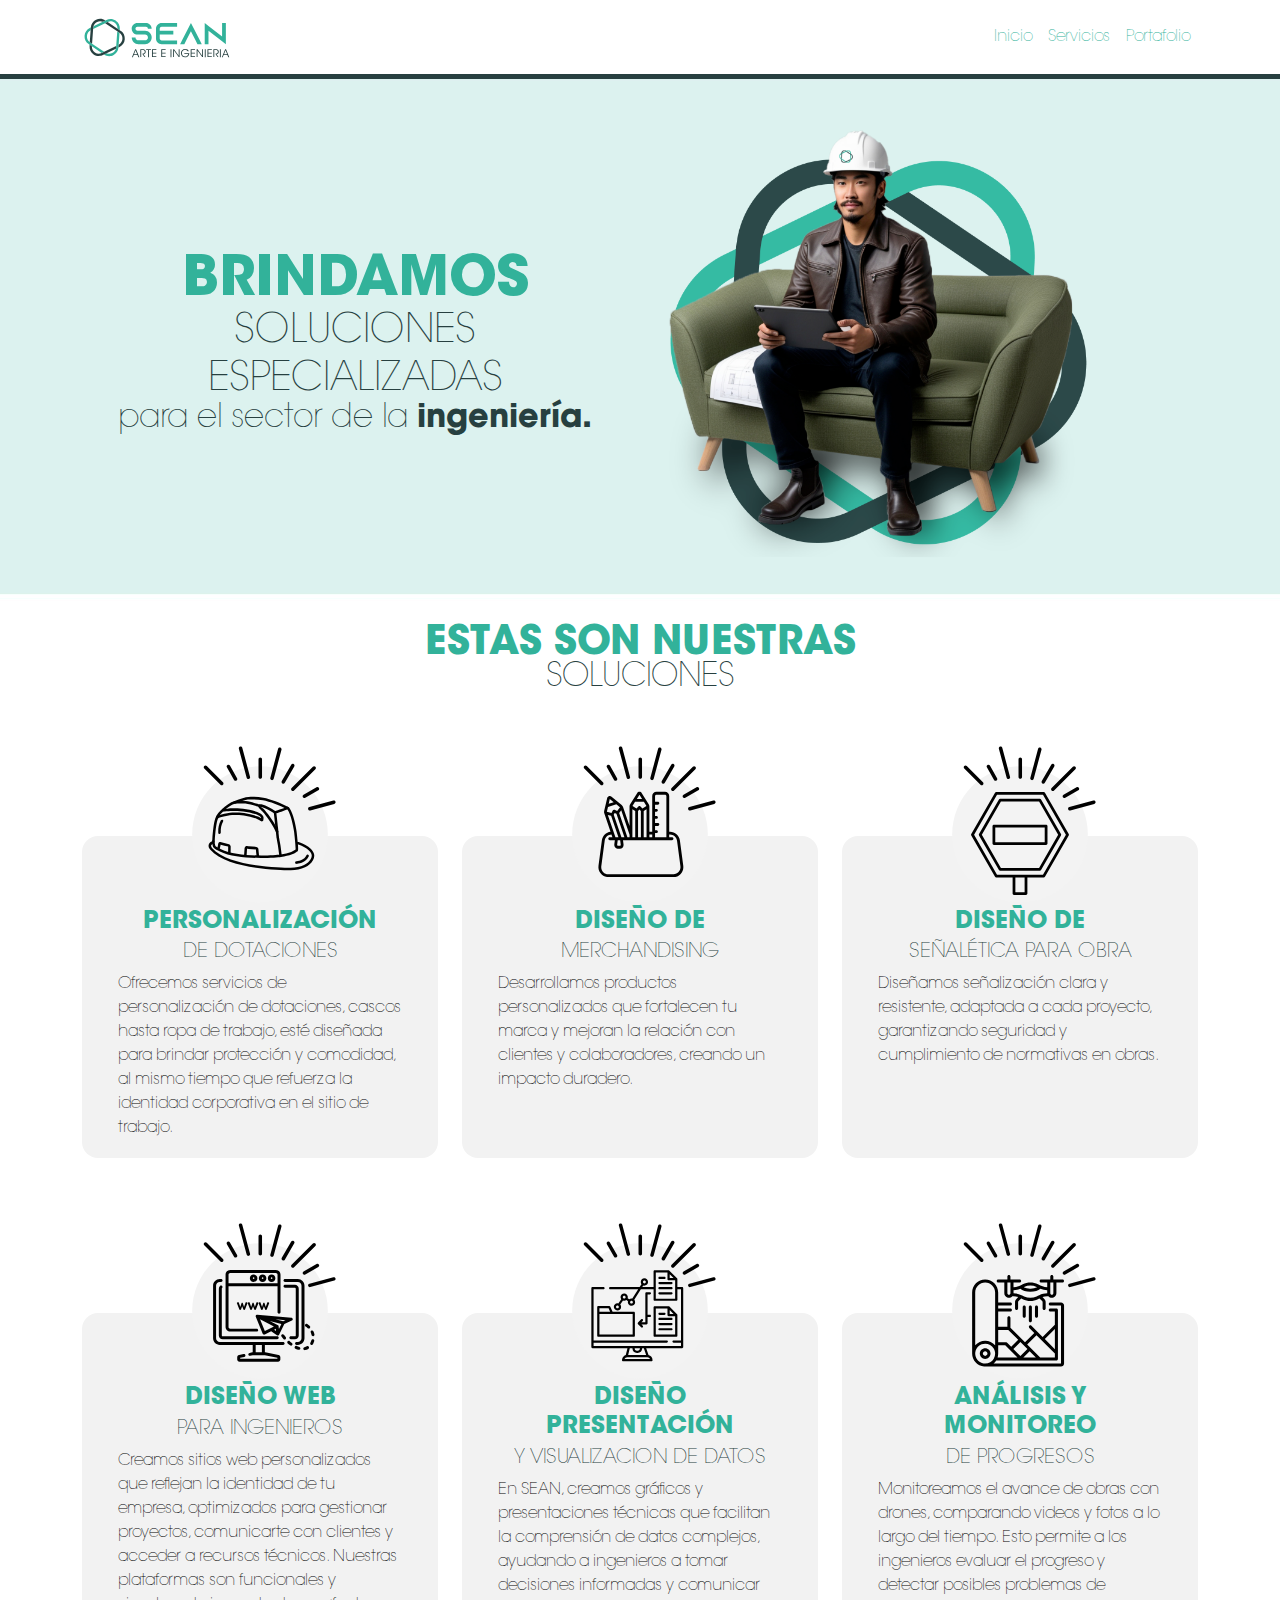
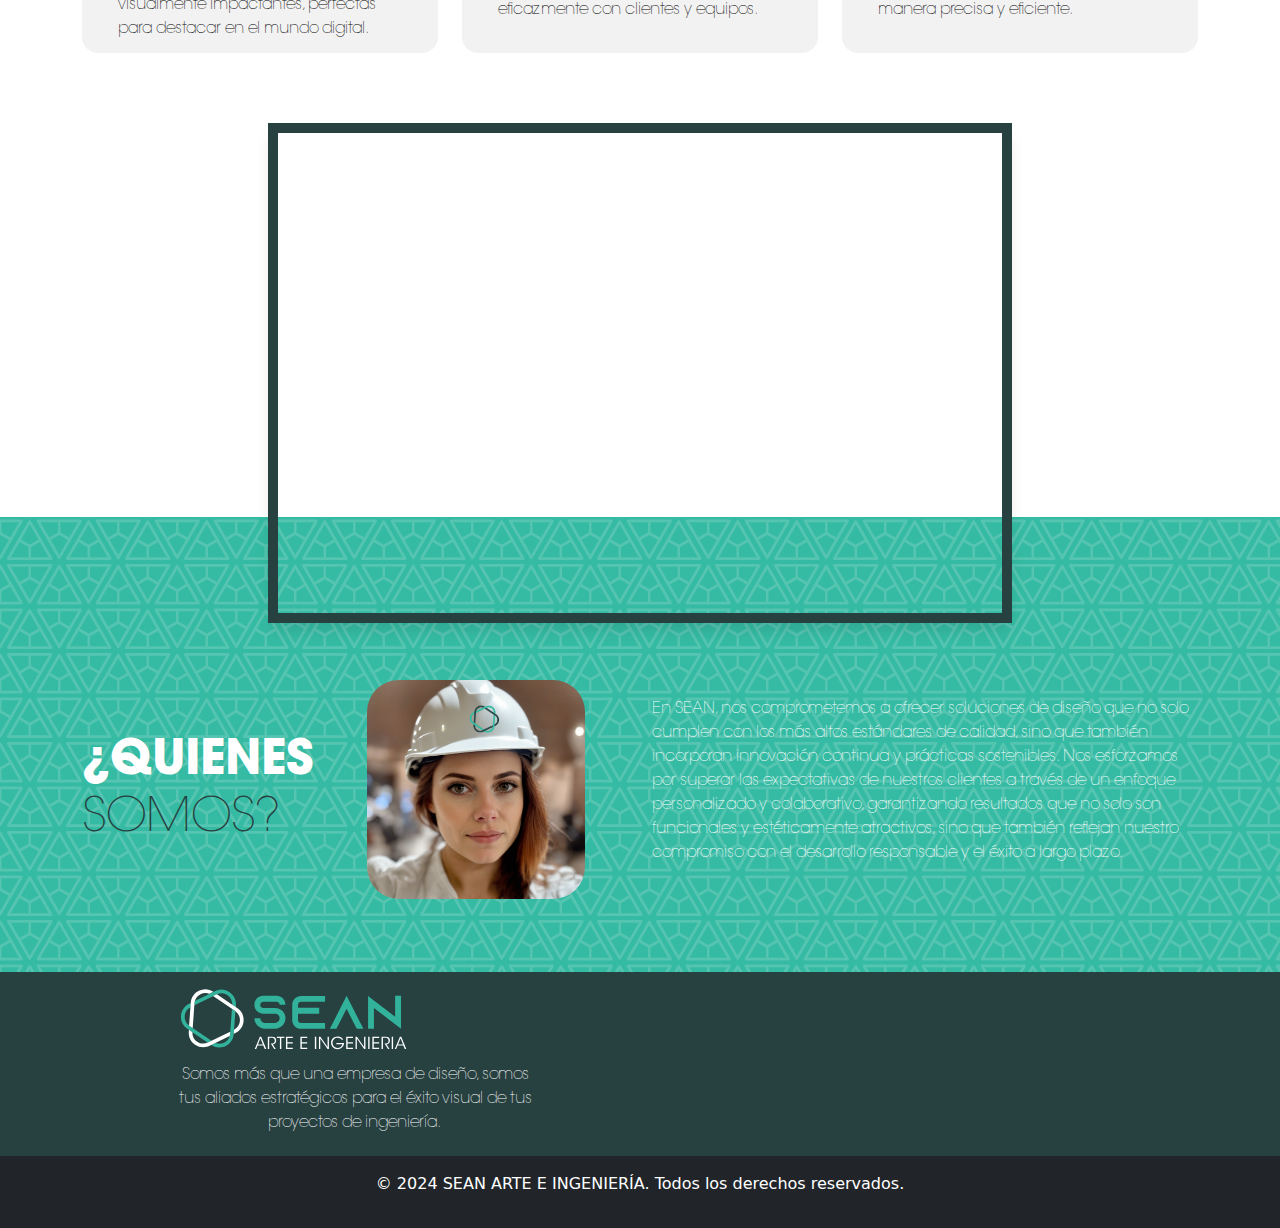
<file: Index.html>
<!DOCTYPE html>
<html lang="es">
<head>
    <meta charset="UTF-8">
    <meta name="viewport" content="width=device-width, initial-scale=1.0">
    <title>SEAN</title>
    <!-- Enlace al CSS de Bootstrap 5 -->
    <link href="https://cdn.jsdelivr.net/npm/bootstrap@5.3.0/dist/css/bootstrap.min.css" rel="stylesheet">
    <!-- Opcional: Añade tus estilos personalizados aquí -->
    <link href="css/estilos.css" rel="stylesheet">
</head>
<body>
    <!-- Navbar con estilo Simplehead -->
    <nav class="navbar navbar-expand-lg navbar-dark bg-color-nav">
        <div class="container">
            <a class="navbar-brand" href="#">
                <img src="img/Logo.svg" alt="Logo"  class="brand-sean d-inline-block align-text-top">
            </a>
            <button class="navbar-toggler" type="button" data-bs-toggle="collapse" data-bs-target="#navbarNav" aria-controls="navbarNav" aria-expanded="false" aria-label="Toggle navigation">
                <span class="navbar-toggler-icon"></span>
            </button>
            <div class="collapse navbar-collapse" id="navbarNav">
                <ul class="navbar-nav ms-auto">
                    <li class="nav-item">
                        <a class="nav-link nav-color-link " aria-current="page" href="Index.html">Inicio</a>
                    </li>
                    <li class="nav-item">
                        <a class="nav-link nav-color-link" href="Servicios.html">Servicios</a>
                    </li>
                    <li class="nav-item">
                        <a class="nav-link nav-color-link" href="#">Portafolio</a>
                    </li>
                </ul>
            </div>
        </div>
    </nav>

    <!-- Contenido principal -->
        <section class="container-fluid color_slider">
            <div class="container ">
                <div class="row d-flex align-items-center">
                    <div class="col-md-6 text-center ">
                        <h1 class="verde">BRINDAMOS</h1>
                        <h4 class="v-os"> SOLUCIONES ESPECIALIZADAS</h4>
                        <h7 class="v-los">para el sector de la <strong >ingeniería.</strong></h7>
                    </div>
                    <div class="col-md-5">
                        <img class="col-md-12 my-5" src="../img/Inge.png" alt="">
                    </div>    
                </div>
            </div>
        </section>
        <!-- Soluciones Section -->
        <section class="container ">
            <h1 class="tit text-uppercase text-center">Estas son nuestras<h1>
            <h2 class="sub text-center">SOLUCIONES</h2>
            <div class="row my-5">
                <div class="col-md-4">
                    <div class="icon-sean d-flex justify-content-center">
                        <img class="col-md-6" src="../img/Dotacion.svg" alt="">
                    </div>
                    <div class="tarjetas col-md-12">
                        <h4 class="text-center text-uppercase tit">Personalización<h4>
                        <h5 class="text-center text-uppercase sub">de Dotaciones</h5>
                        <p class="text-justify par">Ofrecemos servicios de personalización de dotaciones, cascos hasta ropa de trabajo, esté diseñada  para brindar protección y comodidad, al mismo tiempo que refuerza la identidad corporativa en el sitio de trabajo.</p>
                    </div>
                </div>
                <div class="col-md-4">
                    <div class="icon-sean d-flex justify-content-center">
                        <img class="col-md-6" src="../img/mercha.svg" alt="">
                    </div>
                    <div class="tarjetas col-md-12">
                        <h4 class="text-center text-uppercase tit">DISEÑO DE<h4>
                        <h5 class="text-center text-uppercase sub">MERCHANDISING</h5>
                        <p class="text-justify par">Desarrollamos productos personalizados que fortalecen tu marca y mejoran la relación con clientes y colaboradores, creando un impacto duradero.</p>
                    </div>
                </div>
                <div class="col-md-4">
                    <div class="icon-sean d-flex justify-content-center">
                        <img class="col-md-6" src="../img/senal.svg" alt="">
                    </div>
                    <div class="tarjetas col-md-12">
                        <h4 class="text-center text-uppercase tit">diseño de<h4>
                        <h5 class="text-center text-uppercase sub">SEÑALÉTICA PARA OBRA</h5>
                        <p class="text-justify par">Diseñamos señalización clara y resistente, adaptada a cada proyecto, garantizando seguridad y cumplimiento de normativas en obras.</p>
                    </div>
                </div>
            </div>
            <div class="row my-5">
                <div class="col-md-4">
                    <div class="icon-sean d-flex justify-content-center">
                        <img class="col-md-6" src="../img/web.svg" alt="">
                    </div>
                    <div class="tarjetas col-md-12">
                        <h4 class="text-center text-uppercase tit">Diseño web<h4>
                        <h5 class="text-center text-uppercase sub">para ingenieros</h5>
                        <p class="text-justify par">Creamos sitios web personalizados que reflejan la identidad de tu empresa, optimizados para gestionar proyectos, comunicarte con clientes y acceder a recursos técnicos. Nuestras plataformas son funcionales y visualmente impactantes, perfectas para destacar en el mundo digital.</p>
                    </div>
                </div>
                <div class="col-md-4">
                    <div class="icon-sean d-flex justify-content-center">
                        <img class="col-md-6" src="../img/datos.svg" alt="">
                    </div>
                    <div class="tarjetas col-md-12">
                        <h4 class="text-center text-uppercase tit">Diseño presentación<h4>
                        <h5 class="text-center text-uppercase sub">y visualizacion de datos</h5>
                        <p class="text-justify par">En SEAN, creamos gráficos y presentaciones técnicas que facilitan la comprensión de datos complejos, ayudando a ingenieros a tomar decisiones informadas y comunicar eficazmente con clientes y equipos.</p>
                    </div>
                </div>
                <div class="col-md-4">
                    <div class="icon-sean d-flex justify-content-center">
                        <img class="col-md-6" src="../img/dron.svg" alt="">
                    </div>
                    <div class="tarjetas col-md-12">
                        <h4 class="text-center text-uppercase tit">ANÁLISIS Y MONITOREO<h4>
                        <h5 class="text-center text-uppercase sub">DE PROGRESOS</h5>
                        <p class="text-justify par">Monitoreamos el avance de obras con drones, comparando videos y fotos a lo largo del tiempo. Esto permite a los ingenieros evaluar el progreso y detectar posibles problemas de manera precisa y eficiente.</p>
                    </div>
                </div>
            </div>
        </section>
        <div class="container my-5">
            <div class="row">
                <div class=" d-flex justify-content-center ">
                    <iframe class="col-md-8 vid" src="https://www.youtube-nocookie.com/embed/2UGJ5-refJQ?si=o4BpeB46HnXadakN&amp;controls=0" title="YouTube video player" ></iframe>
                </div>
            </div>
        </div>
        <div class="container-fluid bg-pat">
            <div class="container my-5">
                <div class="row d-flex align-items-center my-5 ">
                    <div class="col-md-3">
                        <h2 class="verdes">¿QUIENES</h2>
                        <h2 class="v-oos">SOMOS?</h2>
                    </div>
                    <div class="col-md-3">
                        <img class="somos col-md-10 d-flex justify-content-center" src="../img/somos.png" alt="">
                    </div>
                    <div class="col-md-6">
                        <p class="text-justify text-white par">En SEAN, nos comprometemos a ofrecer soluciones de diseño que no solo cumplen con los más altos estándares de calidad, sino que también incorporan innovación continua y prácticas sostenibles. Nos esforzamos por superar las expectativas de nuestros clientes a través de un enfoque personalizado y colaborativo, garantizando resultados que no solo son funcionales y estéticamente atractivos, sino que también reflejan nuestro compromiso con el desarrollo responsable y el éxito a largo plazo.</p>
                    </div>
                </div>
            </div>
        </div>
        <div class="container-fluid footer-sean">
            <div class="container">
                <div class="row">
                    <div class="col-md-1"></div>
                    <div class="col-md-4">
                        <img src="img/Logos.svg" alt="Logo"  class="logo-foot d-flex justify-content-center">
                        <p class="text-white par my-2 text-center">Somos más que una empresa de diseño, somos tus aliados estratégicos para el éxito visual de tus proyectos de ingeniería.</p>
                    </div>
                    <div class="col-md-1"></div>
                    <div class="col-md-3"></div>
                    <div class="col-md-3"></div>
                </div>
            </div>
        </div>
    <!-- Footer -->
    <footer class="bg-dark text-white text-center py-3">
        <p> © 2024 SEAN ARTE E INGENIERÍA. Todos los derechos reservados.</p>
    </footer>
<!-- Bootstrap JS y dependencias -->
    <script src="https://code.jquery.com/jquery-3.6.0.min.js"></script>
    <script src="https://cdn.jsdelivr.net/npm/@popperjs/core@2.11.8/dist/umd/popper.min.js"></script>
    <script src="https://stackpath.bootstrapcdn.com/bootstrap/5.3.0/js/bootstrap.min.js"></script>
</body>
</html>
</file>
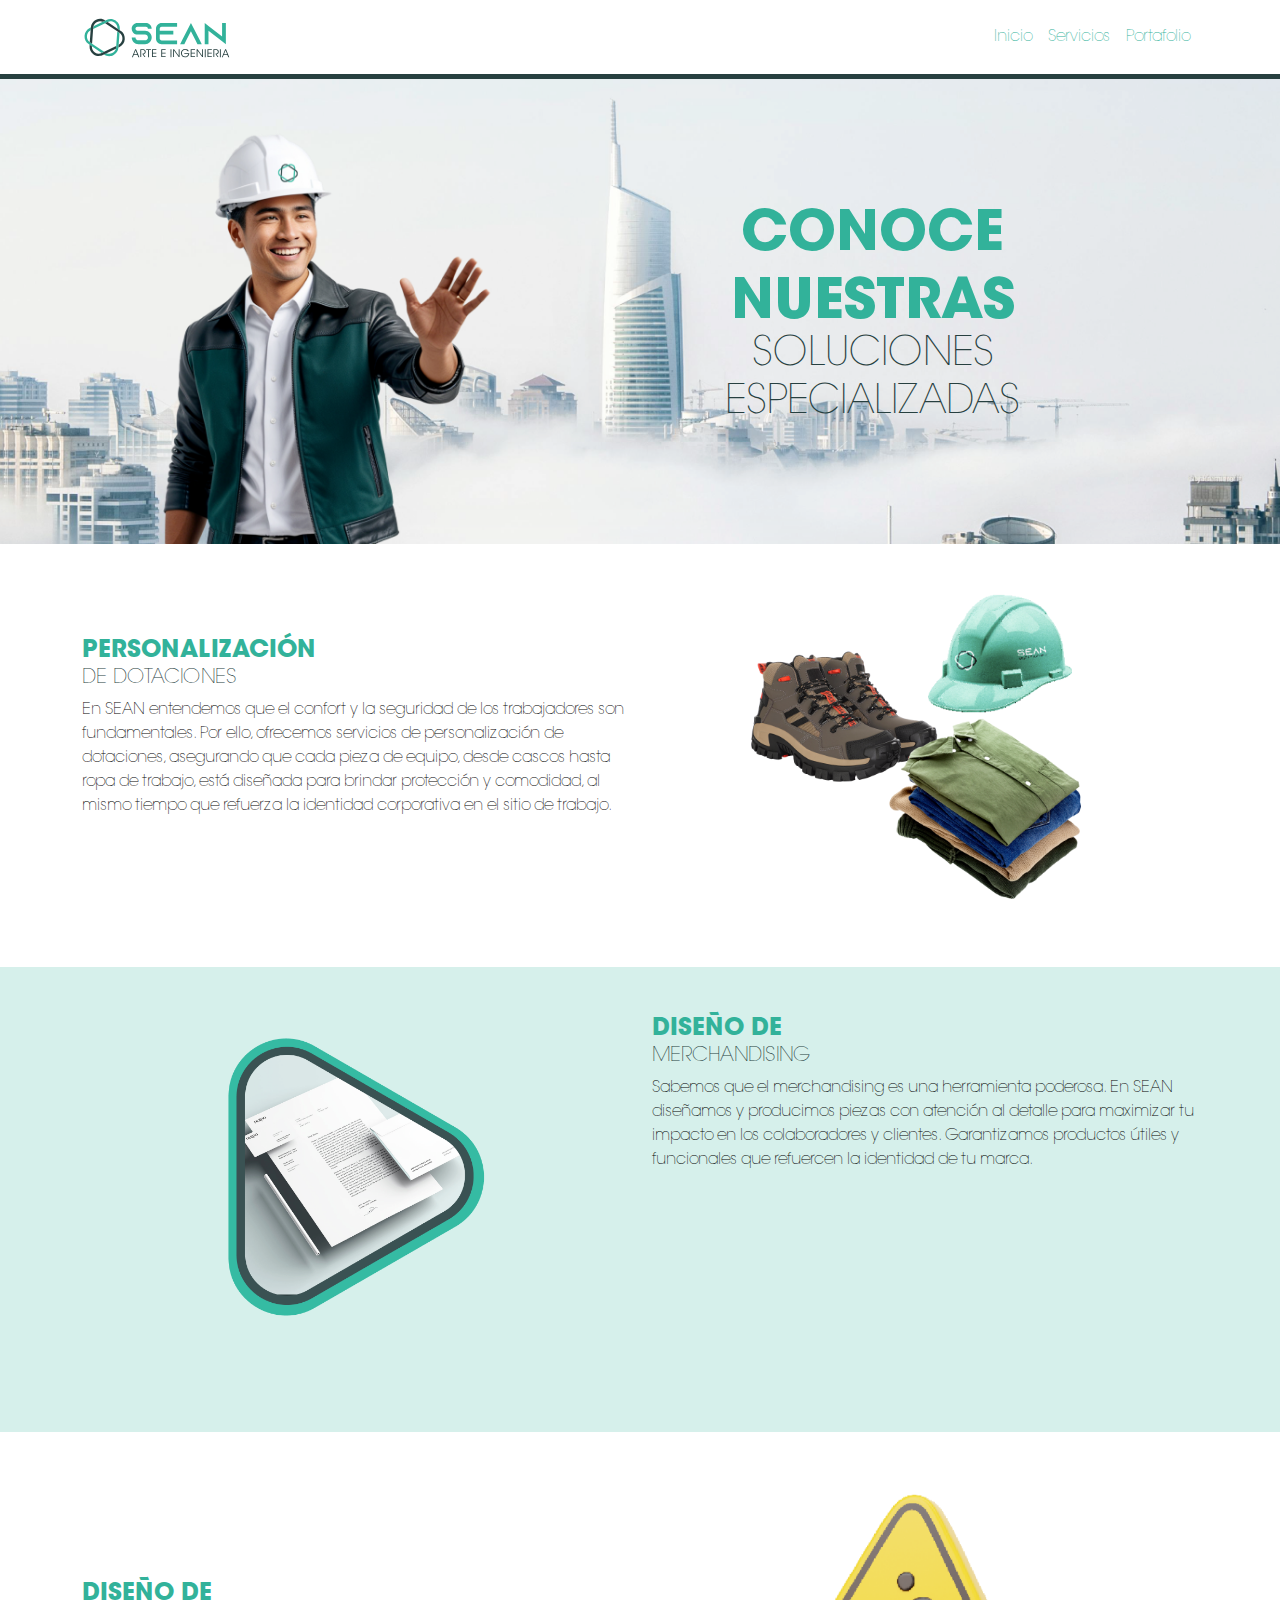
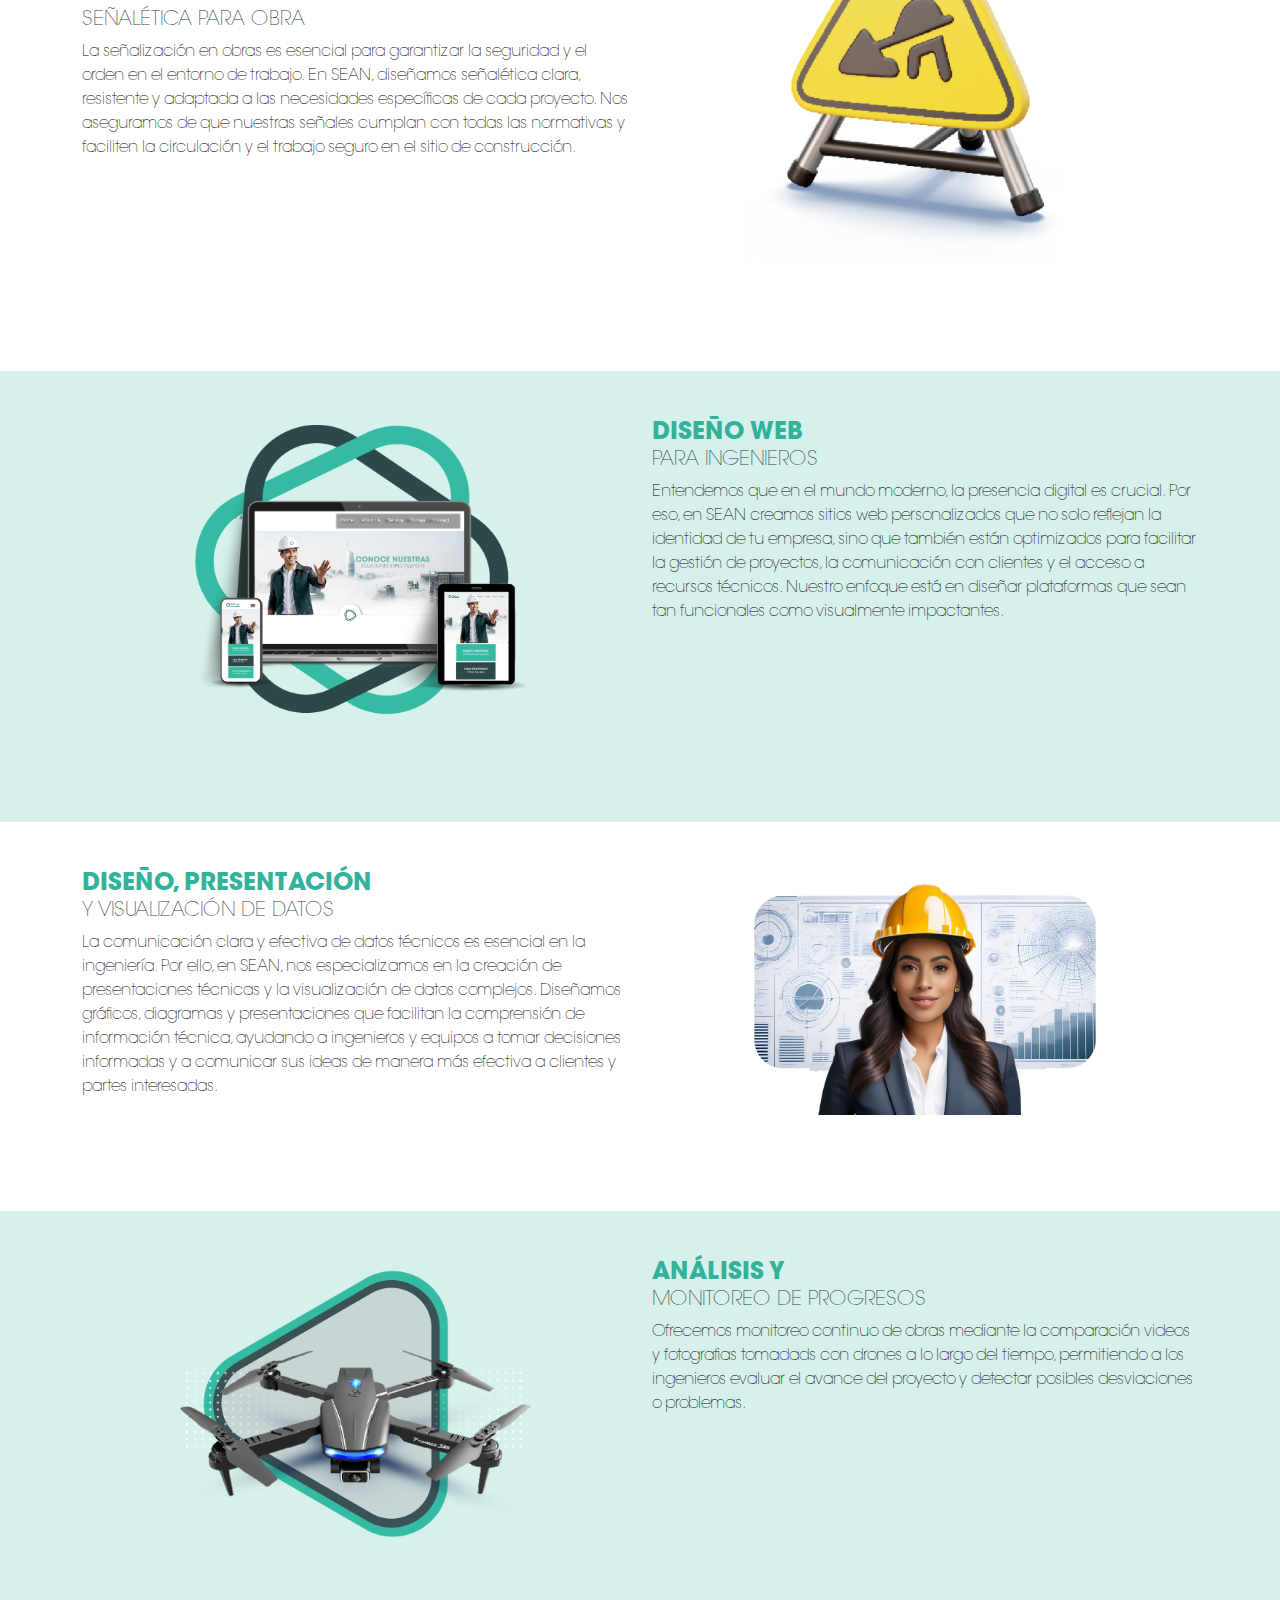
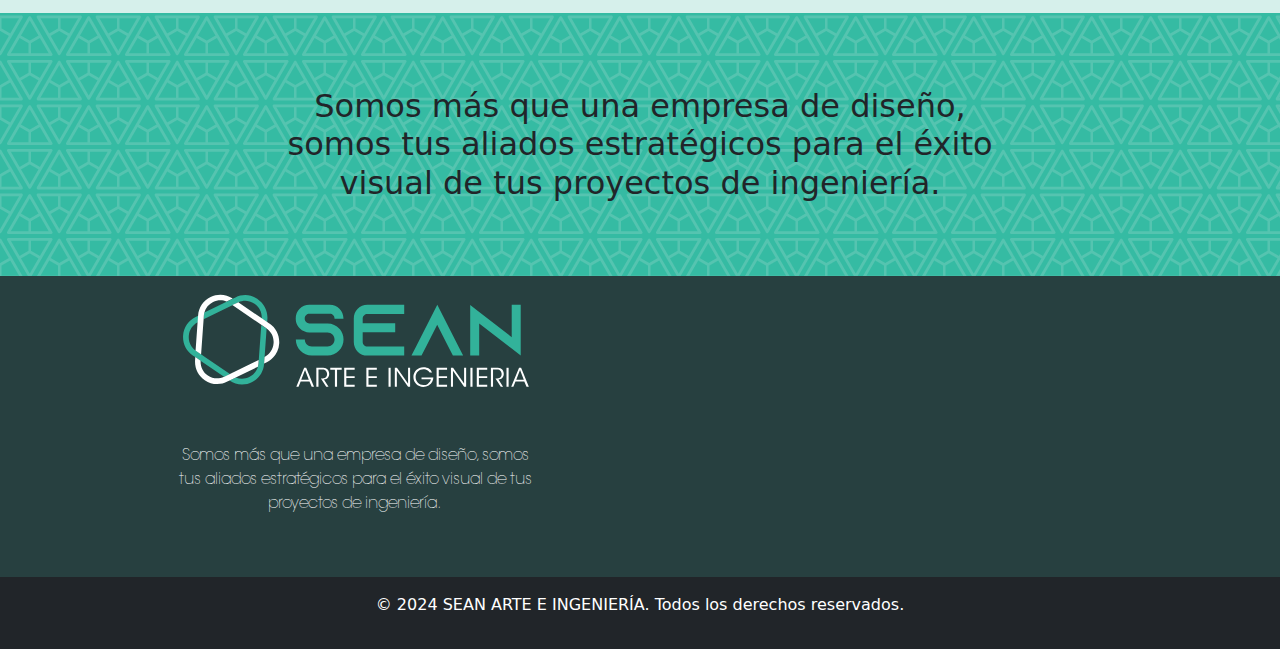
<file: Servicios.html>
<!DOCTYPE html>
<html lang="es">
<head>
    <meta charset="UTF-8">
    <meta name="viewport" content="width=device-width, initial-scale=1.0">
    <title>SEAN</title>
    <!-- Enlace al CSS de Bootstrap 5 -->
    <link href="https://cdn.jsdelivr.net/npm/bootstrap@5.3.0/dist/css/bootstrap.min.css" rel="stylesheet">
    <!-- Opcional: Añade tus estilos personalizados aquí -->
    <link href="css/estilos.css" rel="stylesheet">
</head>
<body>
    <!-- Navbar con estilo Simplehead -->
    <nav class="navbar navbar-expand-lg navbar-dark bg-color-nav">
        <div class="container">
            <a class="navbar-brand" href="#">
                <img src="img/Logo.svg" alt="Logo"  class="brand-sean d-inline-block align-text-top">
            </a>
            <button class="navbar-toggler" type="button" data-bs-toggle="collapse" data-bs-target="#navbarNav" aria-controls="navbarNav" aria-expanded="false" aria-label="Toggle navigation">
                <span class="navbar-toggler-icon"></span>
            </button>
            <div class="collapse navbar-collapse" id="navbarNav">
                <ul class="navbar-nav ms-auto">
                    <li class="nav-item">
                        <a class="nav-link nav-color-link " aria-current="page" href="Index.html">Inicio</a>
                    </li>
                    <li class="nav-item">
                        <a class="nav-link nav-color-link" href="Servicios.html">Servicios</a>
                    </li>
                    <li class="nav-item">
                        <a class="nav-link nav-color-link" href="#">Portafolio</a>
                    </li>
                </ul>
            </div>
        </div>
    </nav>


<!-- Header con Parallax -->
<header class="parallax">
    <div class="overlay container d-flex align-items-center">

        <div class="col-md-5 ">
            <img class="col-md-12 " src="img/Inge2.png" alt="">
        </div> 
        <div class="container col-md-6 text-center">
            <h1 class="verde">CONOCE NUESTRAS</h1>
            <h4 class="v-os"> SOLUCIONES ESPECIALIZADAS</h4>
        </div>
    </div>
</header>

<!-- Sección Personalización -->
    <section class="features py-2">
    <!-- Primera fila -->
    <div class="container-fluid">
         <div class="container">
            <div class="row mb-5 align-items-center">
                <div class="col-md-6">
                    <h4 class="tit">PERSONALIZACIÓN</h4>
                    <h5 class="sub">DE DOTACIONES</h5>
                    <p class="par justify">
                        En SEAN entendemos que el confort y la seguridad de los trabajadores son fundamentales. Por ello, ofrecemos servicios de personalización de dotaciones, asegurando que cada pieza de equipo, desde cascos hasta ropa de trabajo, está diseñada para brindar protección y comodidad, al mismo tiempo que refuerza la identidad corporativa en el sitio de trabajo.
                    </p>
                </div>
                <div class="col-md-6 text-center">
                    <img src="img/personalizacion.png" alt="Personalización de dotaciones" class="img-fluid col-md-8 rounded">
                </div>
                
            </div>
        </div>
    </div>
    <!-- Segunda fila -->
    <div class="row-color py-5">
        <div class="container">
            <div class="row mb-5 ">
                <div class="col-md-6 text-center">
                    <img src="img/merchandising.png" alt="Diseño de merchandising" class="img-fluid col-md-6 rounded">
                </div>
                <div class="col-md-6 order-md-1">
                    <h4 class="tit">DISEÑO DE </h4>
                    <h5 class="sub">MERCHANDISING</h5>
                    <p class="par">
                        Sabemos que el merchandising es una herramienta poderosa. En SEAN diseñamos y producimos piezas con atención al detalle para maximizar tu impacto en los colaboradores y clientes. Garantizamos productos útiles y funcionales que refuercen la identidad de tu marca.
                    </p>
                </div>
            </div>
        </div>
    </div>
    <!-- Tercera fila -->
    <div class="container-fluid">
        <div class="container">
           <div class="row mb-5 align-items-center py-5">
               <div class="col-md-6">
                   <h4 class="tit">DISEÑO DE</h4>
                   <h5 class="sub">SEÑALÉTICA PARA OBRA</h5>
                   <p class="par justify">
                    La señalización en obras es esencial para garantizar la seguridad y el orden en el entorno de trabajo. En SEAN, diseñamos señalética clara, resistente y adaptada a las necesidades específicas de cada proyecto. Nos aseguramos de que nuestras señales cumplan con todas las normativas y faciliten la circulación y el trabajo seguro en el sitio de construcción.
                   </p>
               </div>
               <div class="col-md-6 text-center">
                <img src="img/senaletica.png" alt="Diseño de señalética para obra" class="img-fluid col-md-8 rounded">
               </div>
               
           </div>
       </div>
   </div>
   <!-- Cuarta fila -->
   <div class="row-color py-5">
    <div class="container">
        <div class="row mb-5 ">
            <div class="col-md-6 text-center">
                <img src="img/webing.png" alt="Diseño de señalética para obra" class="img-fluid col-md-8 rounded">
            </div>
            <div class="col-md-6 order-md-1">
                <h4 class="tit">DISEÑO WEB</h4>
                <h5 class="sub">PARA INGENIEROS</h5>
                <p class="par">
                    Entendemos que en el mundo moderno, la presencia digital es crucial. Por eso, en SEAN creamos sitios web personalizados que no solo reflejan la identidad de tu empresa, sino que también están optimizados para facilitar la gestión de proyectos, la comunicación con clientes y el acceso a recursos técnicos. Nuestro enfoque está en diseñar plataformas que sean tan funcionales como visualmente impactantes.
                </p>
            </div>
        </div>
    </div>
</div>
<!-- Quinta fila -->
<div class="container-fluid">
    <div class="container">
       <div class="row mb-5 align-items-center py-5">
           <div class="col-md-6">
               <h4 class="tit">DISEÑO, PRESENTACIÓN</h4>
               <h5 class="sub">Y VISUALIZACIÓN DE DATOS</h5>
               <p class="par justify">
                La comunicación clara y efectiva de datos técnicos es esencial en la ingeniería. Por ello, en SEAN, nos especializamos en la creación de presentaciones técnicas y la visualización de datos complejos. Diseñamos gráficos, diagramas y presentaciones que facilitan la comprensión de información técnica, ayudando a ingenieros y equipos a tomar decisiones informadas y a comunicar sus ideas de manera más efectiva a clientes y partes interesadas.               </p>
           </div>
           <div class="col-md-6 text-center">
            <img src="img/presentacion.png" alt="Diseño y visualización de datos" class="img-fluid col-md-8 rounded">
           </div>
           
       </div>
   </div>
</div>
<!-- Sexta fila -->
<div class="row-color py-5">
   <div class="container">
       <div class="row mb-5 ">
           <div class="col-md-6 text-center">
            <img src="img/monitoreo.png" alt="Análisis y monitoreo de progresos" class="img-fluid col-md-8  rounded">
           </div>
           <div class="col-md-6 order-md-1">
               <h4 class="tit">ANÁLISIS Y</h4>
               <h5 class="sub">MONITOREO DE PROGRESOS</h5>
               <p class="par">
                Ofrecemos monitoreo continuo de obras mediante la comparación videos y fotografias tomadads con drones a lo largo del tiempo, permitiendo a los ingenieros evaluar el avance del proyecto y detectar posibles desviaciones o problemas.               </p>
           </div>
       </div>
   </div>
</div>
</section>
</section>
        <div class="container-fluid bg-green">
            <div class="container my-5">
                <h2 class=" text-center">
                    Somos más que una empresa de diseño, <br>somos tus aliados estratégicos para el éxito <br>visual de tus proyectos de ingeniería.
                </h2>
            </div>
        </div>
        <div class="container-fluid footer-sean">
            <div class="container">
                <div class="row">
                    <div class="col-md-1"></div>
                    <div class="col-md-4">
                        <img src="img/Logos.svg" alt="Logo"  class="">
                        <p class="text-white par my-5 text-center">Somos más que una empresa de diseño, somos tus aliados estratégicos para el éxito visual de tus proyectos de ingeniería.</p>
                    </div>
                    <div class="col-md-1"></div>
                    <div class="col-md-3"></div>
                    <div class="col-md-3"></div>
                </div>
            </div>
        </div>
    <!-- Footer -->
    <footer class="bg-dark text-white text-center py-3">
        <p> © 2024 SEAN ARTE E INGENIERÍA. Todos los derechos reservados.</p>
    </footer>
<!-- Bootstrap JS y dependencias -->
    <script src="https://code.jquery.com/jquery-3.6.0.min.js"></script>
    <script src="https://cdn.jsdelivr.net/npm/@popperjs/core@2.11.8/dist/umd/popper.min.js"></script>
    <script src="https://stackpath.bootstrapcdn.com/bootstrap/5.3.0/js/bootstrap.min.js"></script>
</body>
</html>
</file>
<file: css/estilos.css>
@font-face{
    font-family: 'ITC Avant Garde Gothic Std Book';
    src: url("../font/ITCAvantGardeStd-Bk.ttf");
    font-weight: normal;
    font-style: normal;
}
@font-face{
    font-family: 'ITC Avant Garde Gothic Std Book';
    src: url("../font/ITCAvantGardeStd-Bold.ttf");
    font-weight: bold;
}
@font-face{
    font-family: 'ITC Avant Garde Gothic Std Book';
    src: url("../font/ITCAvantGardeStd-XLt.ttf");
    font-weight: lighter;
}
.bg-color-nav{
    background-color: #ffffff;
    border-bottom: solid #274040 5px;
}
.brand-sean{
    height: 45px;
}
.nav-color-link{
    color: #32B29A;
    font-family:'ITC Avant Garde Gothic Std Book';
    font-weight: normal;
}
.nav-color-link:hover{
    color: #274040;
    font-family:'ITC Avant Garde Gothic Std Book';
    font-weight: bold;
}
.verde{
    color: #32B29A;
    font-family:'ITC Avant Garde Gothic Std Book';
    font-weight: bold;
    font-size: 3.5em;
}
.verdes{
    color: #ffffff;
    font-family:'ITC Avant Garde Gothic Std Book';
    font-weight: bold;
    font-size: 3em;
}
.v-os{
    color: #274040;
    font-family:'ITC Avant Garde Gothic Std Book';
    font-weight: lighter;
    font-size: 2.5em;
    margin-top: -3%;
    margin-bottom: -1.5%;
}
.v-oos{
    color: #274040;
    font-family:'ITC Avant Garde Gothic Std Book';
    font-weight: lighter;
    font-size: 3em;
    margin-top: -3%;
    margin-bottom: -1.5%;
}
.v-los{
    color: #274040;
    font-family:'ITC Avant Garde Gothic Std Book';
    font-weight: normal;
    font-size: 2em;
}
.color_slider{
    background-image: url('../img/BG-slider.jpg');
    background-repeat: repeat-x;
    margin-top: -0.5%;
  }
.color_slider2{
    background-image: url('../img/BGSer.png');
   position: fixed;
   z-index: -1;
   background-size: cover;
   background-repeat: no-repeat;
   background-position: center;
  }
.parallax {
    background-image: url('../img/BGSer.png'); /* Cambia por la URL de tu imagen */
    background-attachment: fixed;
    background-position: center;
    background-repeat: no-repeat;
    background-size: cover;
    position: relative;
    display: flex;
    justify-content: center;
    align-items: center;
}
.row-color{
    background-color: rgba(50, 178, 154, 0.2);
}
.overlay {
    
    color: #fff;
    width: 100%;
    height: 100%;
    display: flex;
    justify-content: center;
    align-items: center;
    text-align: center;
    
}
.tit{
    color: #32B29A;
    font-family:'ITC Avant Garde Gothic Std Book';
    font-weight: bold;
}
.sub{
    color: #274040;
    font-family:'ITC Avant Garde Gothic Std Book';
    font-weight: lighter;
    margin-top: -1.5%;
}
.par{
    color: black;
    font-family:'ITC Avant Garde Gothic Std Book';
    font-weight: normal;
}
.tarjetas{
    background-color: #f2f2f2;
    border-radius: 1em;
    padding: 20% 10% 5% 10%;
    margin-top: -20%;
    height: 75%;
}
.tarjetas:hover{
    background-color: #d5d5d5;
}
.somos{
border-radius: 2em;
}
.vid{
    height: 500px;
    border: #274040 solid 10px;
    box-shadow: 0px 10px 15px -3px rgba(0,0,0,0.1);
}
.bg-pat{
    padding-top: 9%;
    padding-bottom: 2%;
    margin-top: -12%;
    background-image: url(../img/pattern.png);
}
.bg-green{
    padding-top: 2%;
    padding-bottom: 2%;
    margin-top: -3%;
    background-image: url(../img/pattern.png);
}
.footer-sean{
    background-color: #274040;
    padding: 1% 0%;
}
.logo-foot{
    height: 70px;
}
</file>
